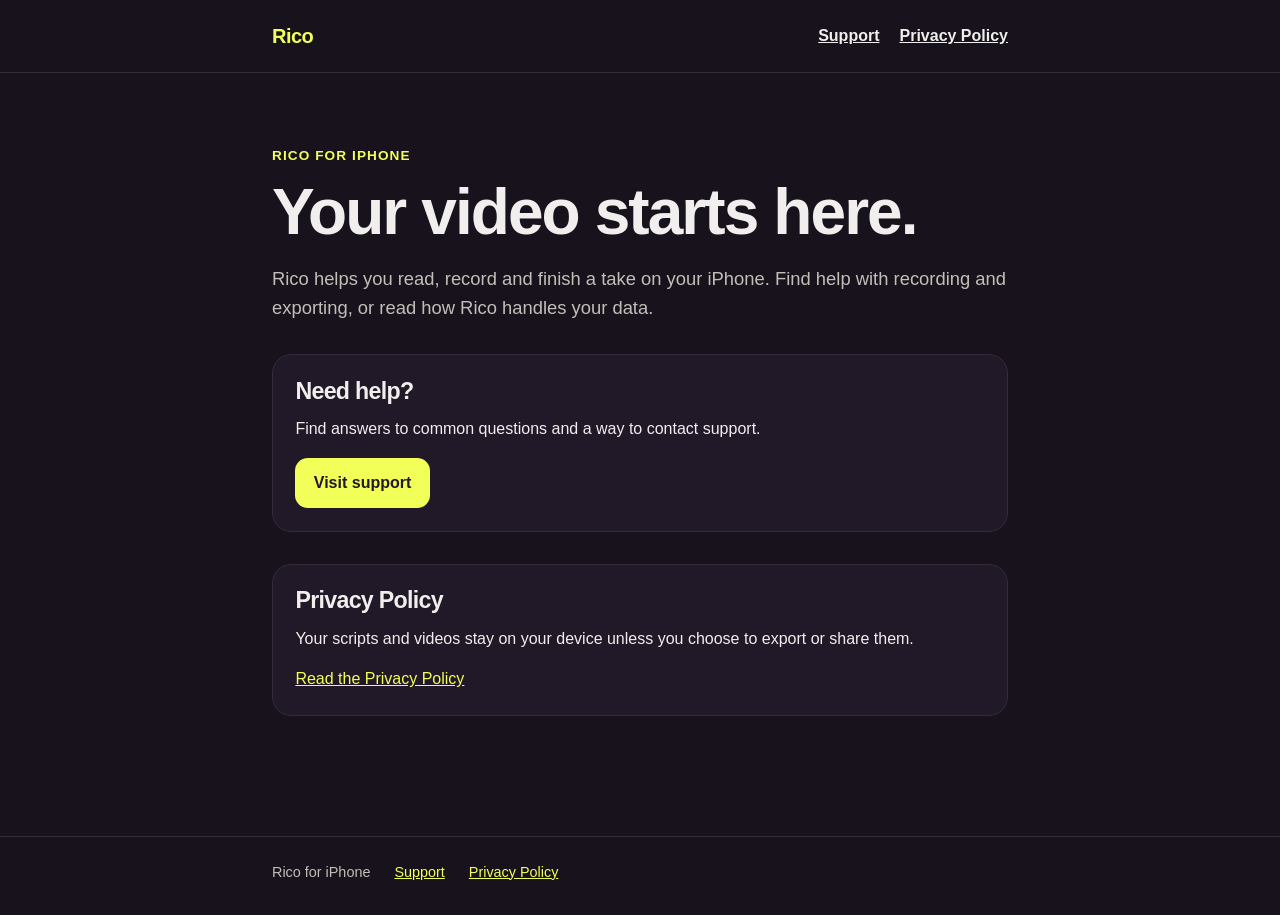
<file: index.html>
<!doctype html>
<html lang="en-AU">
<head>
  <meta charset="utf-8">
  <meta name="viewport" content="width=device-width, initial-scale=1">
  <meta name="theme-color" content="#17121b">
  <meta name="description" content="Help and privacy information for Rico, the iPhone teleprompter and video studio.">
  <title>Rico — Help and privacy</title>
  <link rel="stylesheet" href="style.css">
</head>
<body>
  <header><div class="wrap">
    <a class="brand" href="index.html">Rico</a>
    <nav aria-label="Main navigation">
      <a href="support.html">Support</a>
      <a href="privacy.html">Privacy Policy</a>
    </nav>
  </div></header>
  <main class="wrap">
    <p class="eyebrow">Rico for iPhone</p>
    <h1>Your video starts here.</h1>
    <p class="intro">Rico helps you read, record and finish a take on your iPhone. Find help with recording and exporting, or read how Rico handles your data.</p>
    <section class="card">
      <h2>Need help?</h2>
      <p>Find answers to common questions and a way to contact support.</p>
      <a class="button" href="support.html">Visit support</a>
    </section>
    <section class="card">
      <h2>Privacy Policy</h2>
      <p>Your scripts and videos stay on your device unless you choose to export or share them.</p>
      <a href="privacy.html">Read the Privacy Policy</a>
    </section>
  </main>
  <footer><div class="wrap"><span>Rico for iPhone</span><a href="support.html">Support</a><a href="privacy.html">Privacy Policy</a></div></footer>
</body>
</html>
</file>
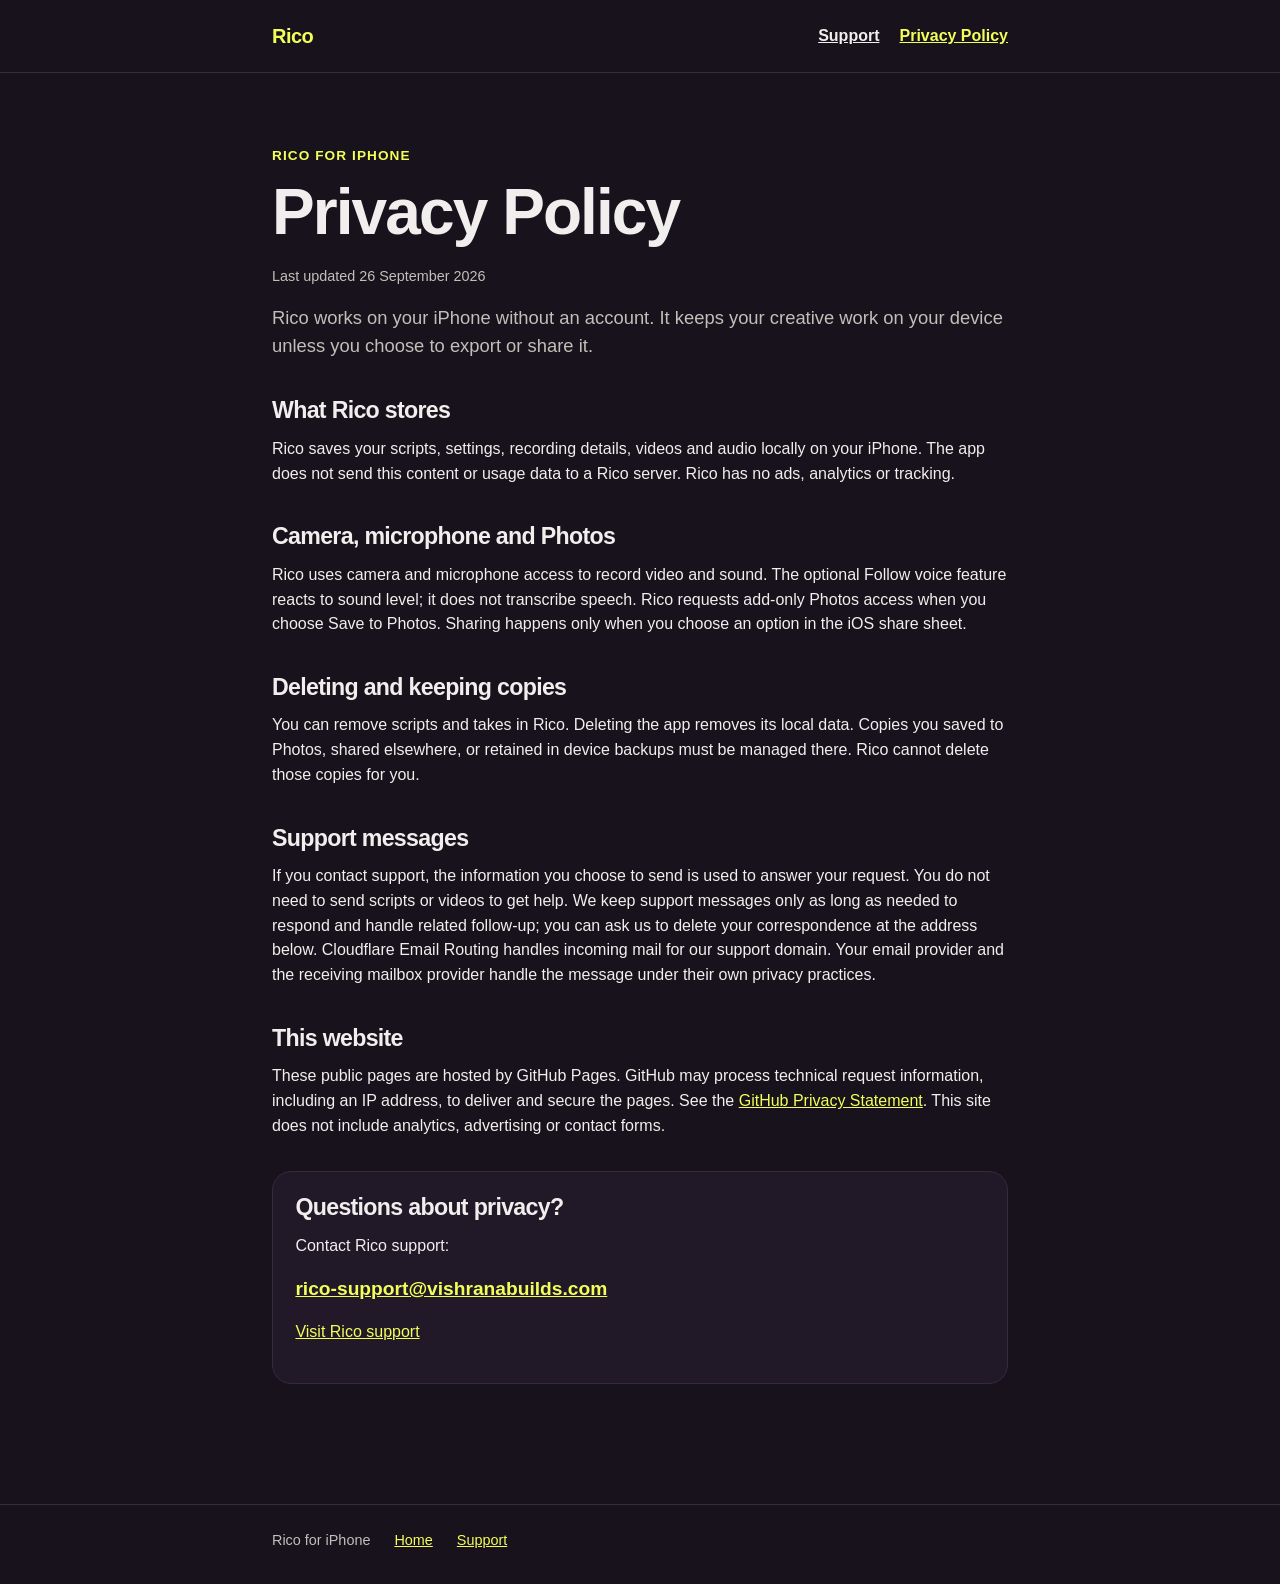
<file: privacy.html>
<!doctype html>
<html lang="en-AU">
<head>
  <meta charset="utf-8">
  <meta name="viewport" content="width=device-width, initial-scale=1">
  <meta name="theme-color" content="#17121b">
  <meta name="description" content="Rico Privacy Policy: how the iPhone app handles scripts, recordings, permissions and sharing.">
  <title>Privacy Policy — Rico</title>
  <link rel="stylesheet" href="style.css">
</head>
<body>
  <header><div class="wrap">
    <a class="brand" href="index.html">Rico</a>
    <nav aria-label="Main navigation">
      <a href="support.html">Support</a>
      <a href="privacy.html" aria-current="page">Privacy Policy</a>
    </nav>
  </div></header>
  <main class="wrap">
    <p class="eyebrow">Rico for iPhone</p>
    <h1>Privacy Policy</h1>
    <p class="updated">Last updated 26 September 2026</p>
    <p class="intro">Rico works on your iPhone without an account. It keeps your creative work on your device unless you choose to export or share it.</p>

    <section>
      <h2>What Rico stores</h2>
      <p>Rico saves your scripts, settings, recording details, videos and audio locally on your iPhone. The app does not send this content or usage data to a Rico server. Rico has no ads, analytics or tracking.</p>
    </section>

    <section>
      <h2>Camera, microphone and Photos</h2>
      <p>Rico uses camera and microphone access to record video and sound. The optional Follow voice feature reacts to sound level; it does not transcribe speech. Rico requests add-only Photos access when you choose Save to Photos. Sharing happens only when you choose an option in the iOS share sheet.</p>
    </section>

    <section>
      <h2>Deleting and keeping copies</h2>
      <p>You can remove scripts and takes in Rico. Deleting the app removes its local data. Copies you saved to Photos, shared elsewhere, or retained in device backups must be managed there. Rico cannot delete those copies for you.</p>
    </section>

    <section>
      <h2>Support messages</h2>
      <p>If you contact support, the information you choose to send is used to answer your request. You do not need to send scripts or videos to get help. We keep support messages only as long as needed to respond and handle related follow-up; you can ask us to delete your correspondence at the address below. Cloudflare Email Routing handles incoming mail for our support domain. Your email provider and the receiving mailbox provider handle the message under their own privacy practices.</p>
    </section>

    <section>
      <h2>This website</h2>
      <p>These public pages are hosted by GitHub Pages. GitHub may process technical request information, including an IP address, to deliver and secure the pages. See the <a href="https://docs.github.com/en/site-policy/privacy-policies/github-general-privacy-statement">GitHub Privacy Statement</a>. This site does not include analytics, advertising or contact forms.</p>
    </section>

    <section class="card" aria-labelledby="questions-heading">
      <h2 id="questions-heading">Questions about privacy?</h2>
      <p>Contact Rico support:</p>
      <p class="email"><a href="mailto:rico-support@vishranabuilds.com">rico-support@vishranabuilds.com</a></p>
      <p><a href="support.html">Visit Rico support</a></p>
    </section>
  </main>
  <footer><div class="wrap"><span>Rico for iPhone</span><a href="index.html">Home</a><a href="support.html">Support</a></div></footer>
</body>
</html>
</file>
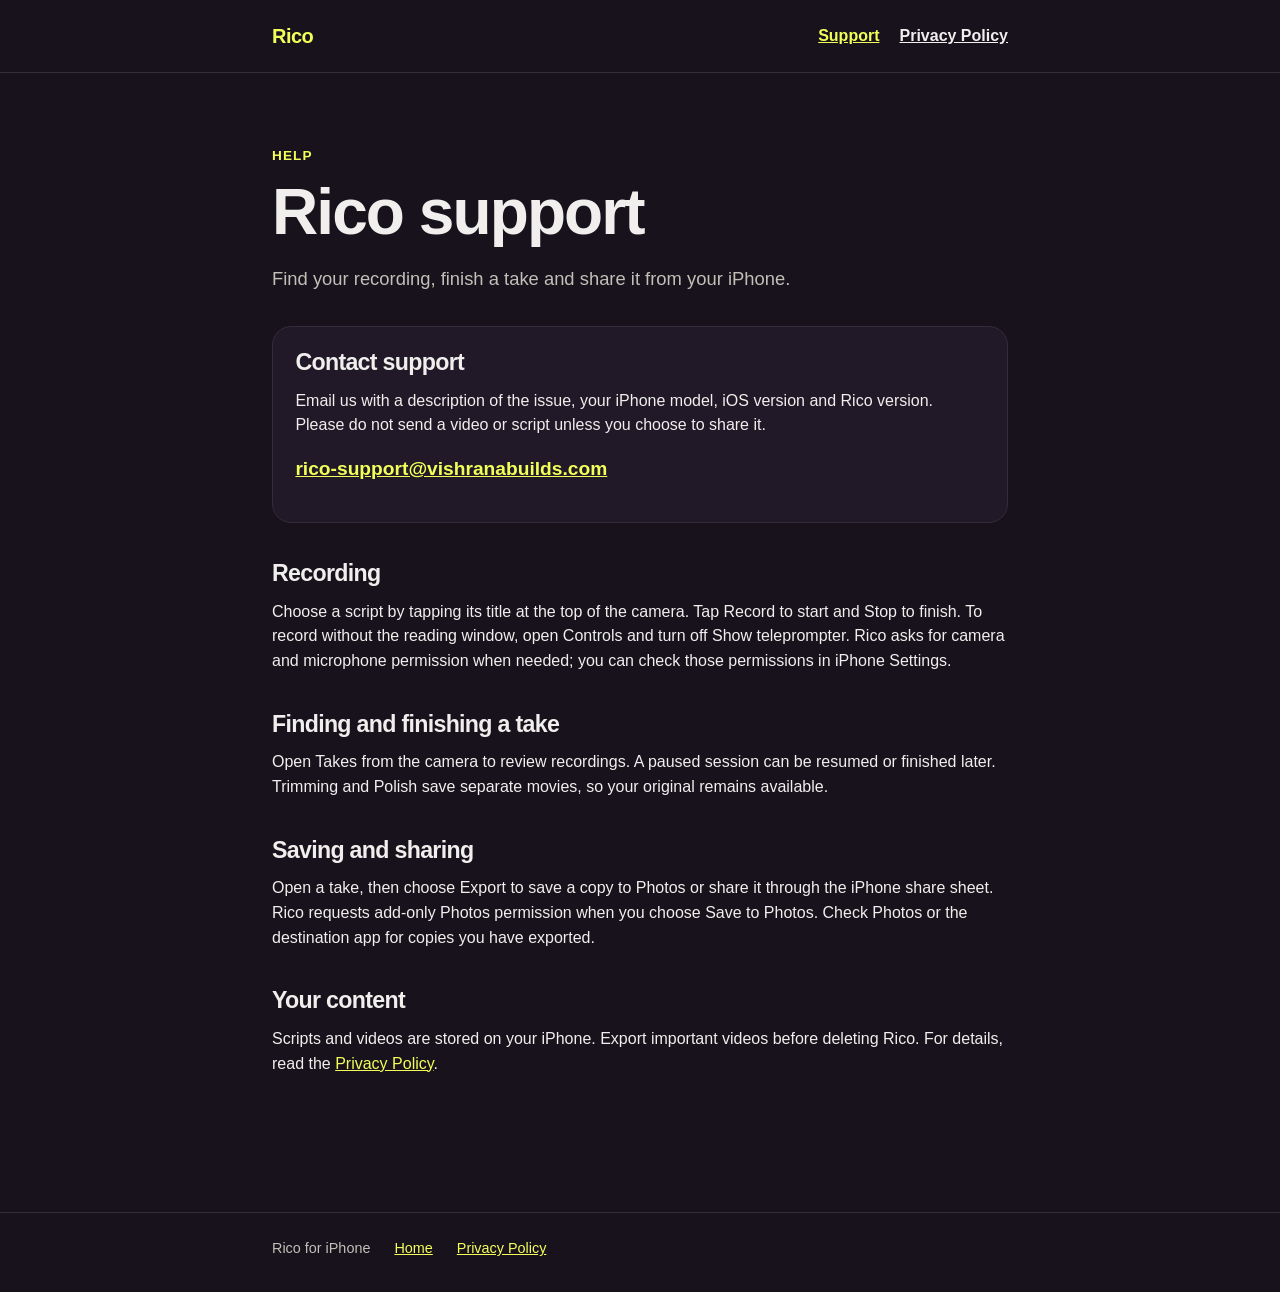
<file: support.html>
<!doctype html>
<html lang="en-AU">
<head>
  <meta charset="utf-8">
  <meta name="viewport" content="width=device-width, initial-scale=1">
  <meta name="theme-color" content="#17121b">
  <meta name="description" content="Get help with recording, finding takes and exporting video in Rico for iPhone.">
  <title>Support — Rico</title>
  <link rel="stylesheet" href="style.css">
</head>
<body>
  <header><div class="wrap">
    <a class="brand" href="index.html">Rico</a>
    <nav aria-label="Main navigation">
      <a href="support.html" aria-current="page">Support</a>
      <a href="privacy.html">Privacy Policy</a>
    </nav>
  </div></header>
  <main class="wrap">
    <p class="eyebrow">Help</p>
    <h1>Rico support</h1>
    <p class="intro">Find your recording, finish a take and share it from your iPhone.</p>

    <section class="card" aria-labelledby="contact-heading">
      <h2 id="contact-heading">Contact support</h2>
      <p>Email us with a description of the issue, your iPhone model, iOS version and Rico version. Please do not send a video or script unless you choose to share it.</p>
      <p class="email"><a href="mailto:rico-support@vishranabuilds.com">rico-support@vishranabuilds.com</a></p>
    </section>

    <section>
      <h2>Recording</h2>
      <p>Choose a script by tapping its title at the top of the camera. Tap Record to start and Stop to finish. To record without the reading window, open Controls and turn off Show teleprompter. Rico asks for camera and microphone permission when needed; you can check those permissions in iPhone Settings.</p>
    </section>

    <section>
      <h2>Finding and finishing a take</h2>
      <p>Open Takes from the camera to review recordings. A paused session can be resumed or finished later. Trimming and Polish save separate movies, so your original remains available.</p>
    </section>

    <section>
      <h2>Saving and sharing</h2>
      <p>Open a take, then choose Export to save a copy to Photos or share it through the iPhone share sheet. Rico requests add-only Photos permission when you choose Save to Photos. Check Photos or the destination app for copies you have exported.</p>
    </section>

    <section>
      <h2>Your content</h2>
      <p>Scripts and videos are stored on your iPhone. Export important videos before deleting Rico. For details, read the <a href="privacy.html">Privacy Policy</a>.</p>
    </section>
  </main>
  <footer><div class="wrap"><span>Rico for iPhone</span><a href="index.html">Home</a><a href="privacy.html">Privacy Policy</a></div></footer>
</body>
</html>
</file>
<file: style.css>
:root {
  color-scheme: dark;
  --background: #17121b;
  --surface: #211927;
  --surface-raised: #342c3a;
  --text: #f0efed;
  --muted: #c2bfb9;
  --yellow: #f2ff59;
  font-family: -apple-system, BlinkMacSystemFont, "Segoe UI", sans-serif;
  font-size: 16px;
  line-height: 1.55;
}

* { box-sizing: border-box; }

body {
  margin: 0;
  background: var(--background);
  color: var(--text);
}

a { color: var(--yellow); }
a:hover { text-decoration-thickness: 2px; }
a:focus-visible {
  outline: 3px solid var(--yellow);
  outline-offset: 4px;
  border-radius: 2px;
}

.wrap { width: min(100% - 2rem, 46rem); margin-inline: auto; }

header {
  border-bottom: 1px solid var(--surface-raised);
}

header .wrap {
  min-height: 4.5rem;
  display: flex;
  flex-wrap: wrap;
  align-items: center;
  justify-content: space-between;
  gap: .75rem 1.5rem;
  padding-block: .75rem;
}

.brand {
  color: var(--yellow);
  font-size: 1.25rem;
  font-weight: 800;
  letter-spacing: -.025em;
  text-decoration: none;
}

nav { display: flex; flex-wrap: wrap; gap: .5rem 1.25rem; }
nav a { color: var(--text); font-weight: 600; }
nav a[aria-current="page"] { color: var(--yellow); }

main { padding-block: clamp(2.5rem, 6vw, 4.5rem); }

.eyebrow {
  margin: 0 0 .6rem;
  color: var(--yellow);
  font-size: .85rem;
  font-weight: 750;
  letter-spacing: .08em;
  text-transform: uppercase;
}

h1, h2 { line-height: 1.15; letter-spacing: -.03em; }
h1 { margin: 0 0 1rem; font-size: clamp(2.5rem, 7vw, 4rem); }
h2 { margin: 0 0 .8rem; font-size: 1.45rem; }
p { margin: .6rem 0 1rem; }
ul { padding-left: 1.4rem; }
li + li { margin-top: .45rem; }
.intro { color: var(--muted); font-size: 1.15rem; }
.updated { color: var(--muted); font-size: .9rem; }

section { margin-top: 2.3rem; }
.card {
  margin-top: 2rem;
  padding: 1.4rem;
  border-radius: 1.2rem;
  background: var(--surface);
  border: 1px solid var(--surface-raised);
}
.card h2 { margin-top: 0; }
.email { font-size: 1.2rem; font-weight: 700; overflow-wrap: anywhere; }
.button {
  display: inline-block;
  padding: .8rem 1.15rem;
  border-radius: .8rem;
  color: var(--surface);
  background: var(--yellow);
  font-weight: 750;
  text-decoration: none;
}
.button:hover { color: var(--surface); }
.button:focus-visible { outline-color: var(--text); }

footer {
  margin-top: 3rem;
  border-top: 1px solid var(--surface-raised);
  padding-block: 1.5rem 2rem;
  color: var(--muted);
  font-size: .9rem;
}
footer .wrap { display: flex; flex-wrap: wrap; gap: .5rem 1.5rem; }

@media (prefers-reduced-motion: no-preference) {
  a { transition: color .15s ease, background-color .15s ease; }
}
</file>
